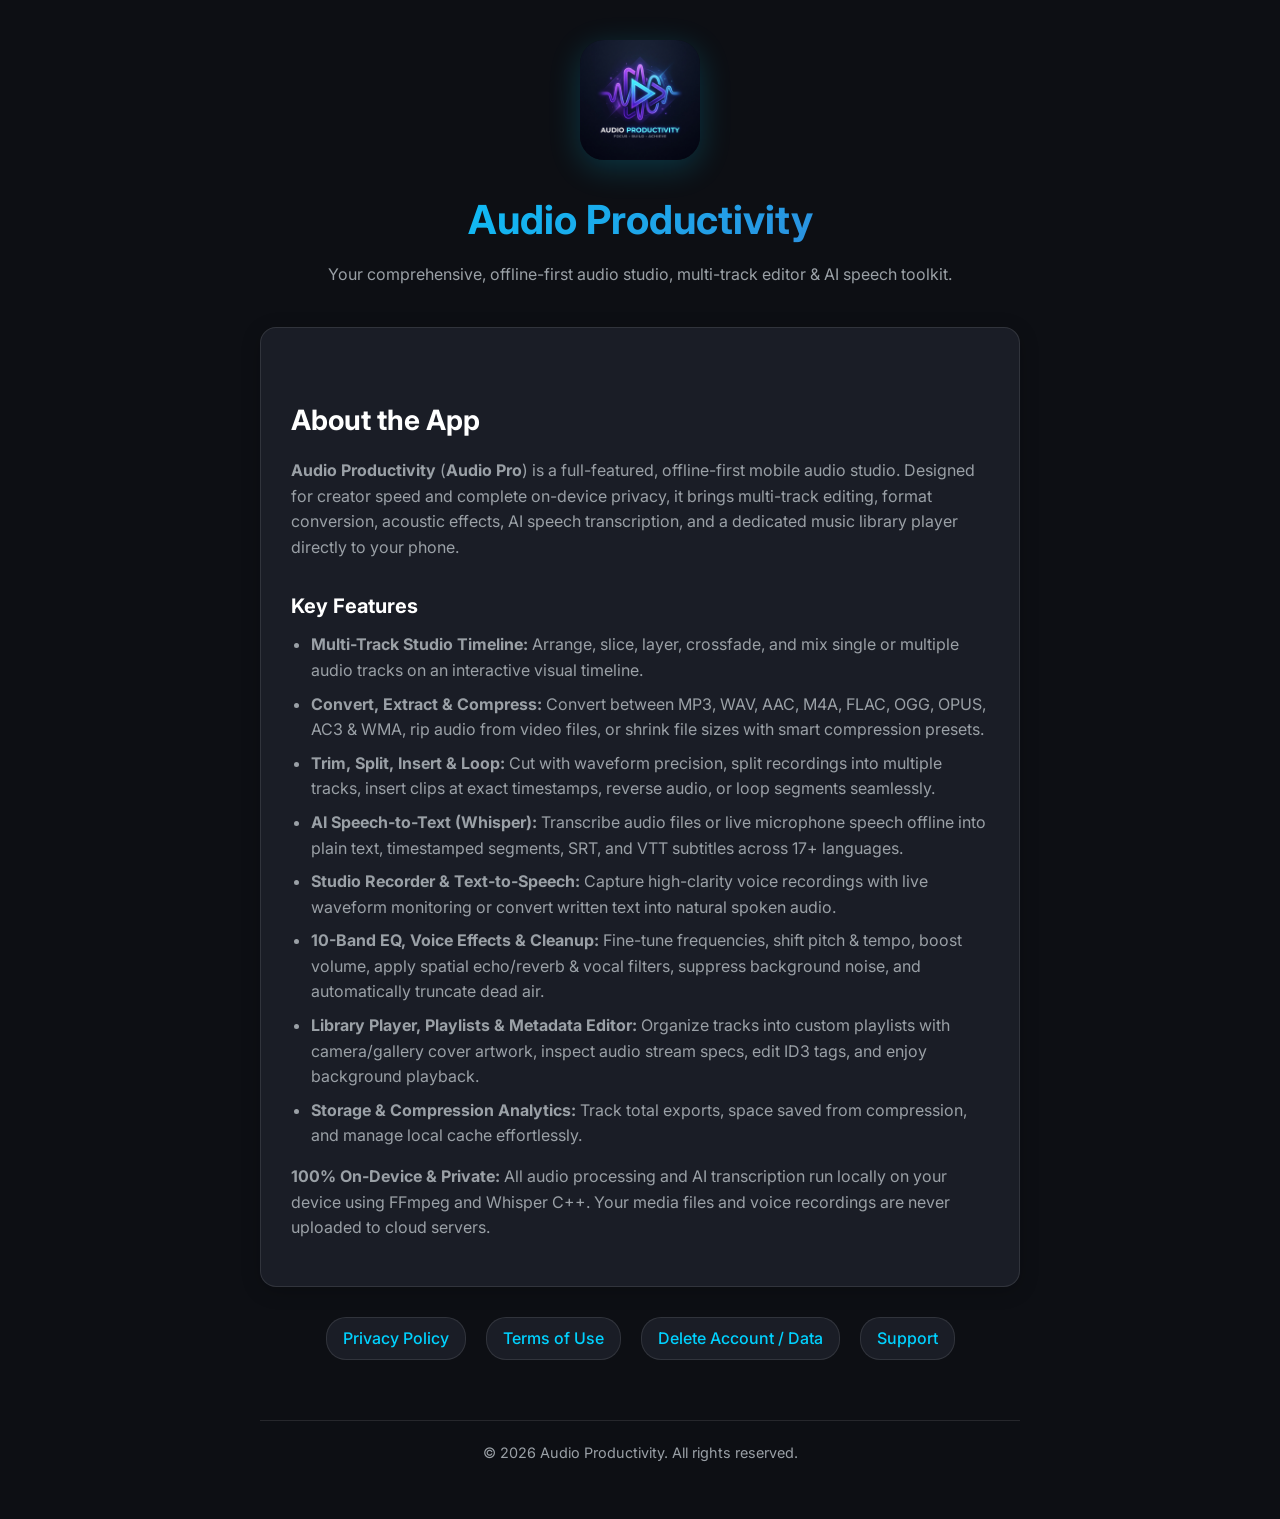
<file: index.html>
<!DOCTYPE html>
<html lang="en">
<head>
  <meta charset="UTF-8">
  <meta name="viewport" content="width=device-width, initial-scale=1.0">
  <title>Audio Productivity (Audio Pro) - Offline Audio Studio &amp; AI Tools</title>
  <link rel="stylesheet" href="css/style.css">
  <link href="https://fonts.googleapis.com/css2?family=Inter:wght@400;500;600;700&display=swap" rel="stylesheet">
</head>
<body>
  <div class="container">
    <header>
      <img src="images/logo.png" alt="Audio Productivity Logo" class="logo">
      <h1>Audio Productivity</h1>
      <p>Your comprehensive, offline-first audio studio, multi-track editor &amp; AI speech toolkit.</p>
    </header>

    <div class="card">
      <h2>About the App</h2>
      <p><strong>Audio Productivity</strong> (<strong>Audio Pro</strong>) is a full-featured, offline-first mobile audio studio. Designed for creator speed and complete on-device privacy, it brings multi-track editing, format conversion, acoustic effects, AI speech transcription, and a dedicated music library player directly to your phone.</p>
      
      <h3>Key Features</h3>
      <ul>
        <li><strong>Multi-Track Studio Timeline:</strong> Arrange, slice, layer, crossfade, and mix single or multiple audio tracks on an interactive visual timeline.</li>
        <li><strong>Convert, Extract &amp; Compress:</strong> Convert between MP3, WAV, AAC, M4A, FLAC, OGG, OPUS, AC3 &amp; WMA, rip audio from video files, or shrink file sizes with smart compression presets.</li>
        <li><strong>Trim, Split, Insert &amp; Loop:</strong> Cut with waveform precision, split recordings into multiple tracks, insert clips at exact timestamps, reverse audio, or loop segments seamlessly.</li>
        <li><strong>AI Speech-to-Text (Whisper):</strong> Transcribe audio files or live microphone speech offline into plain text, timestamped segments, SRT, and VTT subtitles across 17+ languages.</li>
        <li><strong>Studio Recorder &amp; Text-to-Speech:</strong> Capture high-clarity voice recordings with live waveform monitoring or convert written text into natural spoken audio.</li>
        <li><strong>10-Band EQ, Voice Effects &amp; Cleanup:</strong> Fine-tune frequencies, shift pitch &amp; tempo, boost volume, apply spatial echo/reverb &amp; vocal filters, suppress background noise, and automatically truncate dead air.</li>
        <li><strong>Library Player, Playlists &amp; Metadata Editor:</strong> Organize tracks into custom playlists with camera/gallery cover artwork, inspect audio stream specs, edit ID3 tags, and enjoy background playback.</li>
        <li><strong>Storage &amp; Compression Analytics:</strong> Track total exports, space saved from compression, and manage local cache effortlessly.</li>
      </ul>

      <p><strong>100% On-Device &amp; Private:</strong> All audio processing and AI transcription run locally on your device using FFmpeg and Whisper C++. Your media files and voice recordings are never uploaded to cloud servers.</p>
    </div>

    <div class="nav-links">
      <a href="privacy.html">Privacy Policy</a>
      <a href="terms.html">Terms of Use</a>
      <a href="delete-account.html">Delete Account / Data</a>
      <a href="support.html">Support</a>
    </div>

    <footer>
      <p>&copy; 2026 Audio Productivity. All rights reserved.</p>
    </footer>
  </div>
</body>
</html>
</file>
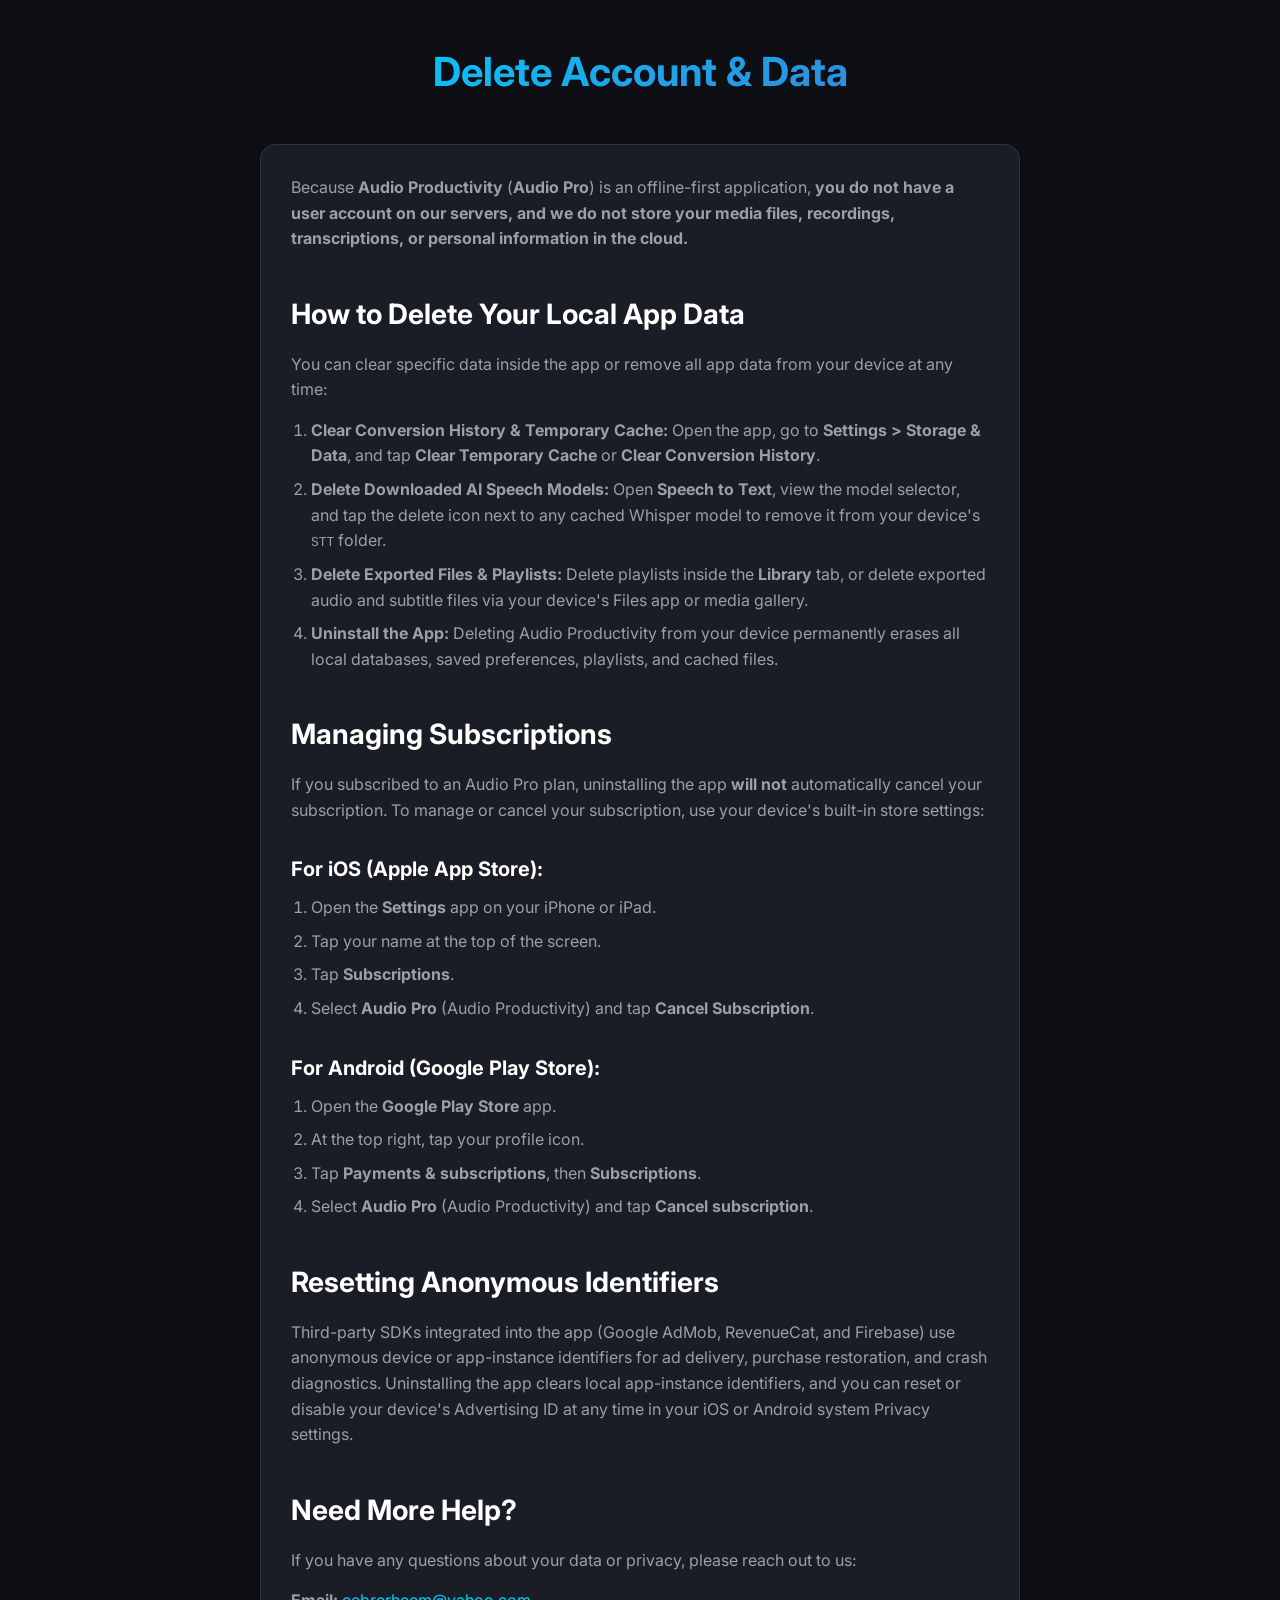
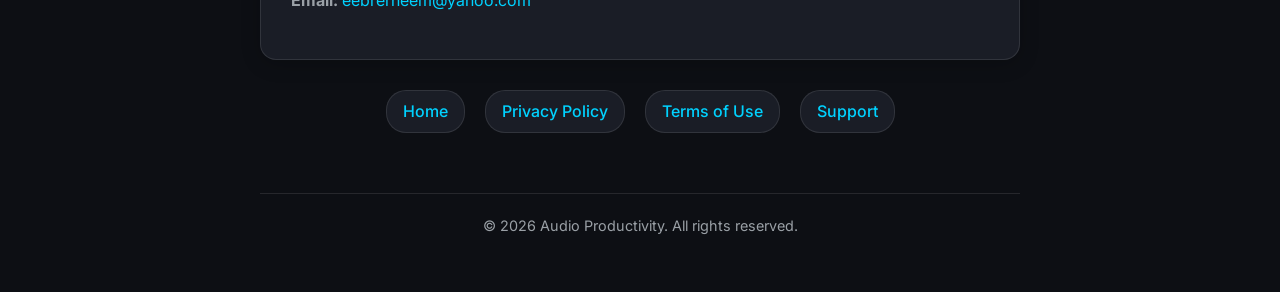
<file: delete-account.html>
<!DOCTYPE html>
<html lang="en">
<head>
  <meta charset="UTF-8">
  <meta name="viewport" content="width=device-width, initial-scale=1.0">
  <title>Delete Account &amp; Data - Audio Productivity (Audio Pro)</title>
  <link rel="stylesheet" href="css/style.css">
  <link href="https://fonts.googleapis.com/css2?family=Inter:wght@400;500;600;700&display=swap" rel="stylesheet">
</head>
<body>
  <div class="container">
    <header>
      <h1>Delete Account &amp; Data</h1>
    </header>

    <div class="card">
      <p>Because <strong>Audio Productivity</strong> (<strong>Audio Pro</strong>) is an offline-first application, <strong>you do not have a user account on our servers, and we do not store your media files, recordings, transcriptions, or personal information in the cloud.</strong></p>

      <h2>How to Delete Your Local App Data</h2>
      <p>You can clear specific data inside the app or remove all app data from your device at any time:</p>
      
      <ol>
        <li><strong>Clear Conversion History &amp; Temporary Cache:</strong> Open the app, go to <strong>Settings &gt; Storage &amp; Data</strong>, and tap <strong>Clear Temporary Cache</strong> or <strong>Clear Conversion History</strong>.</li>
        <li><strong>Delete Downloaded AI Speech Models:</strong> Open <strong>Speech to Text</strong>, view the model selector, and tap the delete icon next to any cached Whisper model to remove it from your device's <code>STT</code> folder.</li>
        <li><strong>Delete Exported Files &amp; Playlists:</strong> Delete playlists inside the <strong>Library</strong> tab, or delete exported audio and subtitle files via your device's Files app or media gallery.</li>
        <li><strong>Uninstall the App:</strong> Deleting Audio Productivity from your device permanently erases all local databases, saved preferences, playlists, and cached files.</li>
      </ol>

      <h2>Managing Subscriptions</h2>
      <p>If you subscribed to an Audio Pro plan, uninstalling the app <strong>will not</strong> automatically cancel your subscription. To manage or cancel your subscription, use your device's built-in store settings:</p>
      
      <h3>For iOS (Apple App Store):</h3>
      <ol>
        <li>Open the <strong>Settings</strong> app on your iPhone or iPad.</li>
        <li>Tap your name at the top of the screen.</li>
        <li>Tap <strong>Subscriptions</strong>.</li>
        <li>Select <strong>Audio Pro</strong> (Audio Productivity) and tap <strong>Cancel Subscription</strong>.</li>
      </ol>

      <h3>For Android (Google Play Store):</h3>
      <ol>
        <li>Open the <strong>Google Play Store</strong> app.</li>
        <li>At the top right, tap your profile icon.</li>
        <li>Tap <strong>Payments &amp; subscriptions</strong>, then <strong>Subscriptions</strong>.</li>
        <li>Select <strong>Audio Pro</strong> (Audio Productivity) and tap <strong>Cancel subscription</strong>.</li>
      </ol>

      <h2>Resetting Anonymous Identifiers</h2>
      <p>Third-party SDKs integrated into the app (Google AdMob, RevenueCat, and Firebase) use anonymous device or app-instance identifiers for ad delivery, purchase restoration, and crash diagnostics. Uninstalling the app clears local app-instance identifiers, and you can reset or disable your device's Advertising ID at any time in your iOS or Android system Privacy settings.</p>

      <h2>Need More Help?</h2>
      <p>If you have any questions about your data or privacy, please reach out to us:</p>
      <p><strong>Email:</strong> <a href="mailto:eebrerheem@yahoo.com">eebrerheem@yahoo.com</a></p>
    </div>

    <div class="nav-links">
      <a href="index.html">Home</a>
      <a href="privacy.html">Privacy Policy</a>
      <a href="terms.html">Terms of Use</a>
      <a href="support.html">Support</a>
    </div>

    <footer>
      <p>&copy; 2026 Audio Productivity. All rights reserved.</p>
    </footer>
  </div>
</body>
</html>
</file>
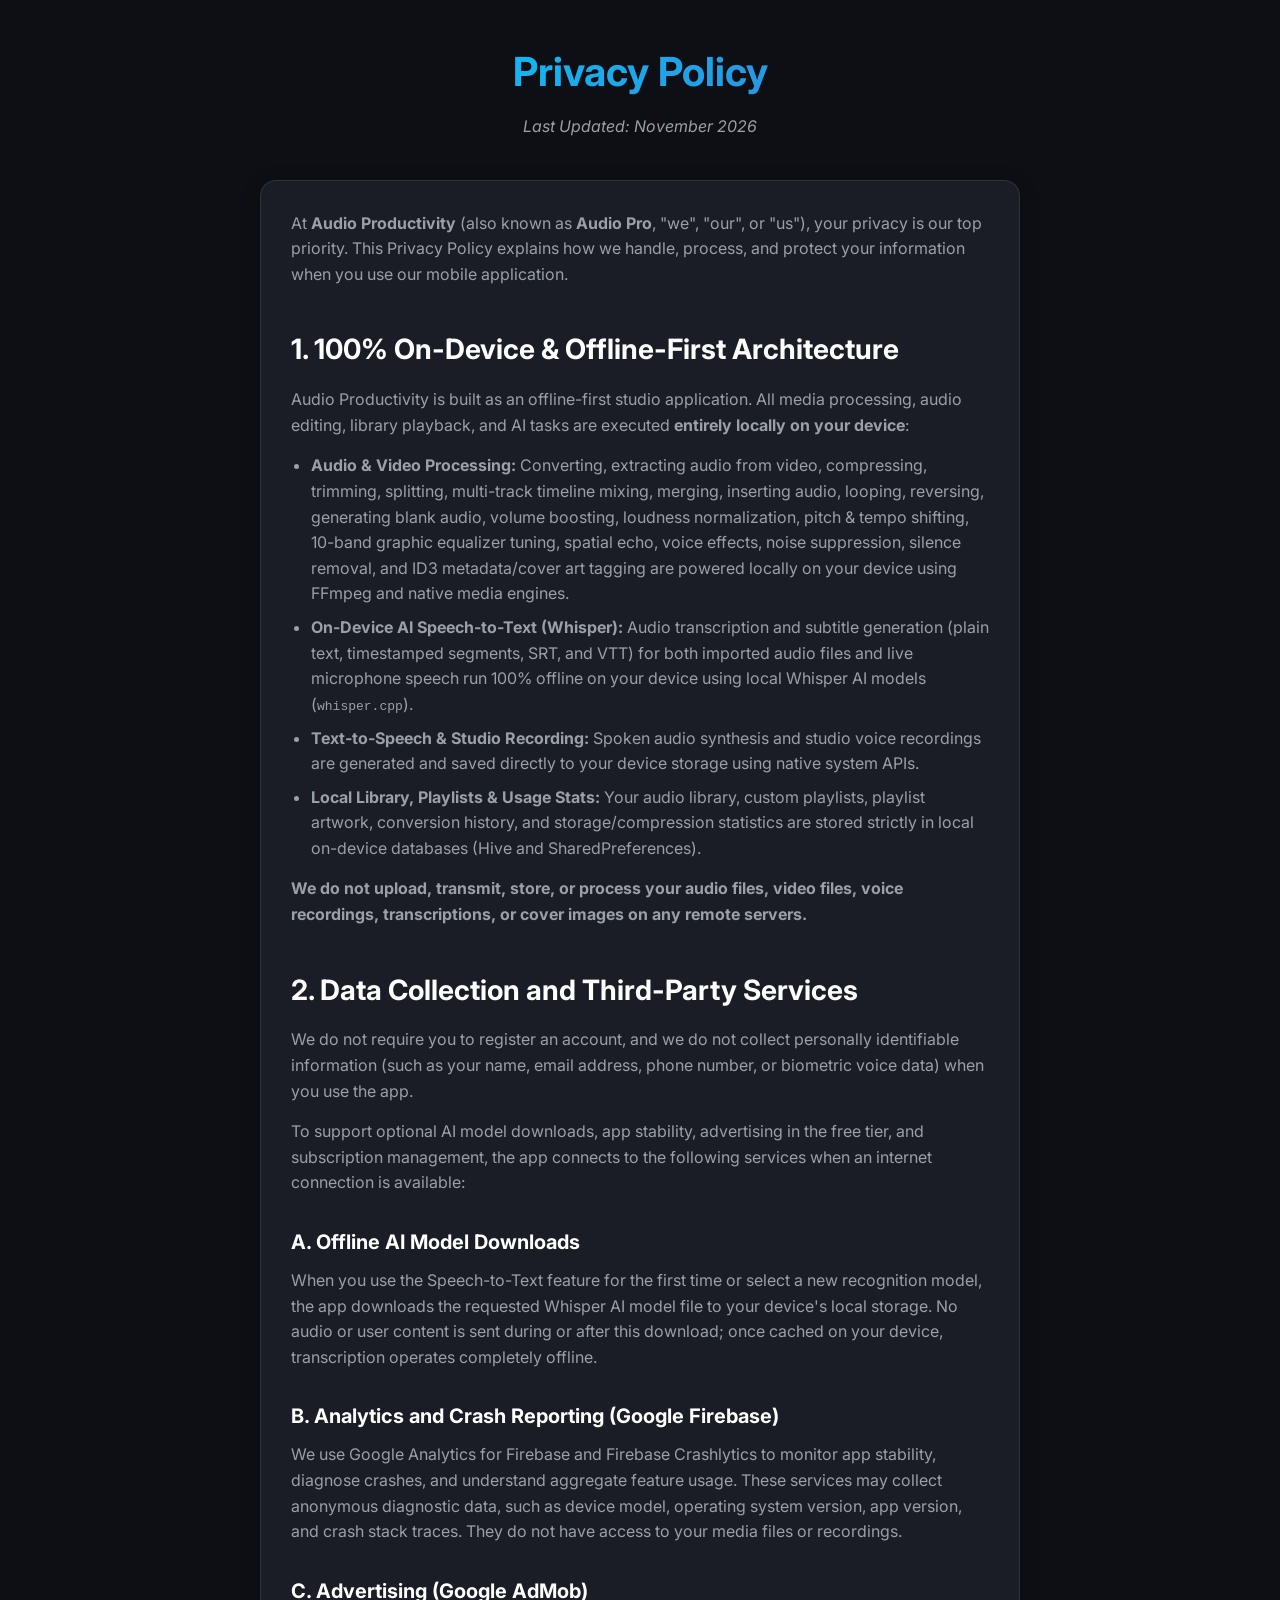
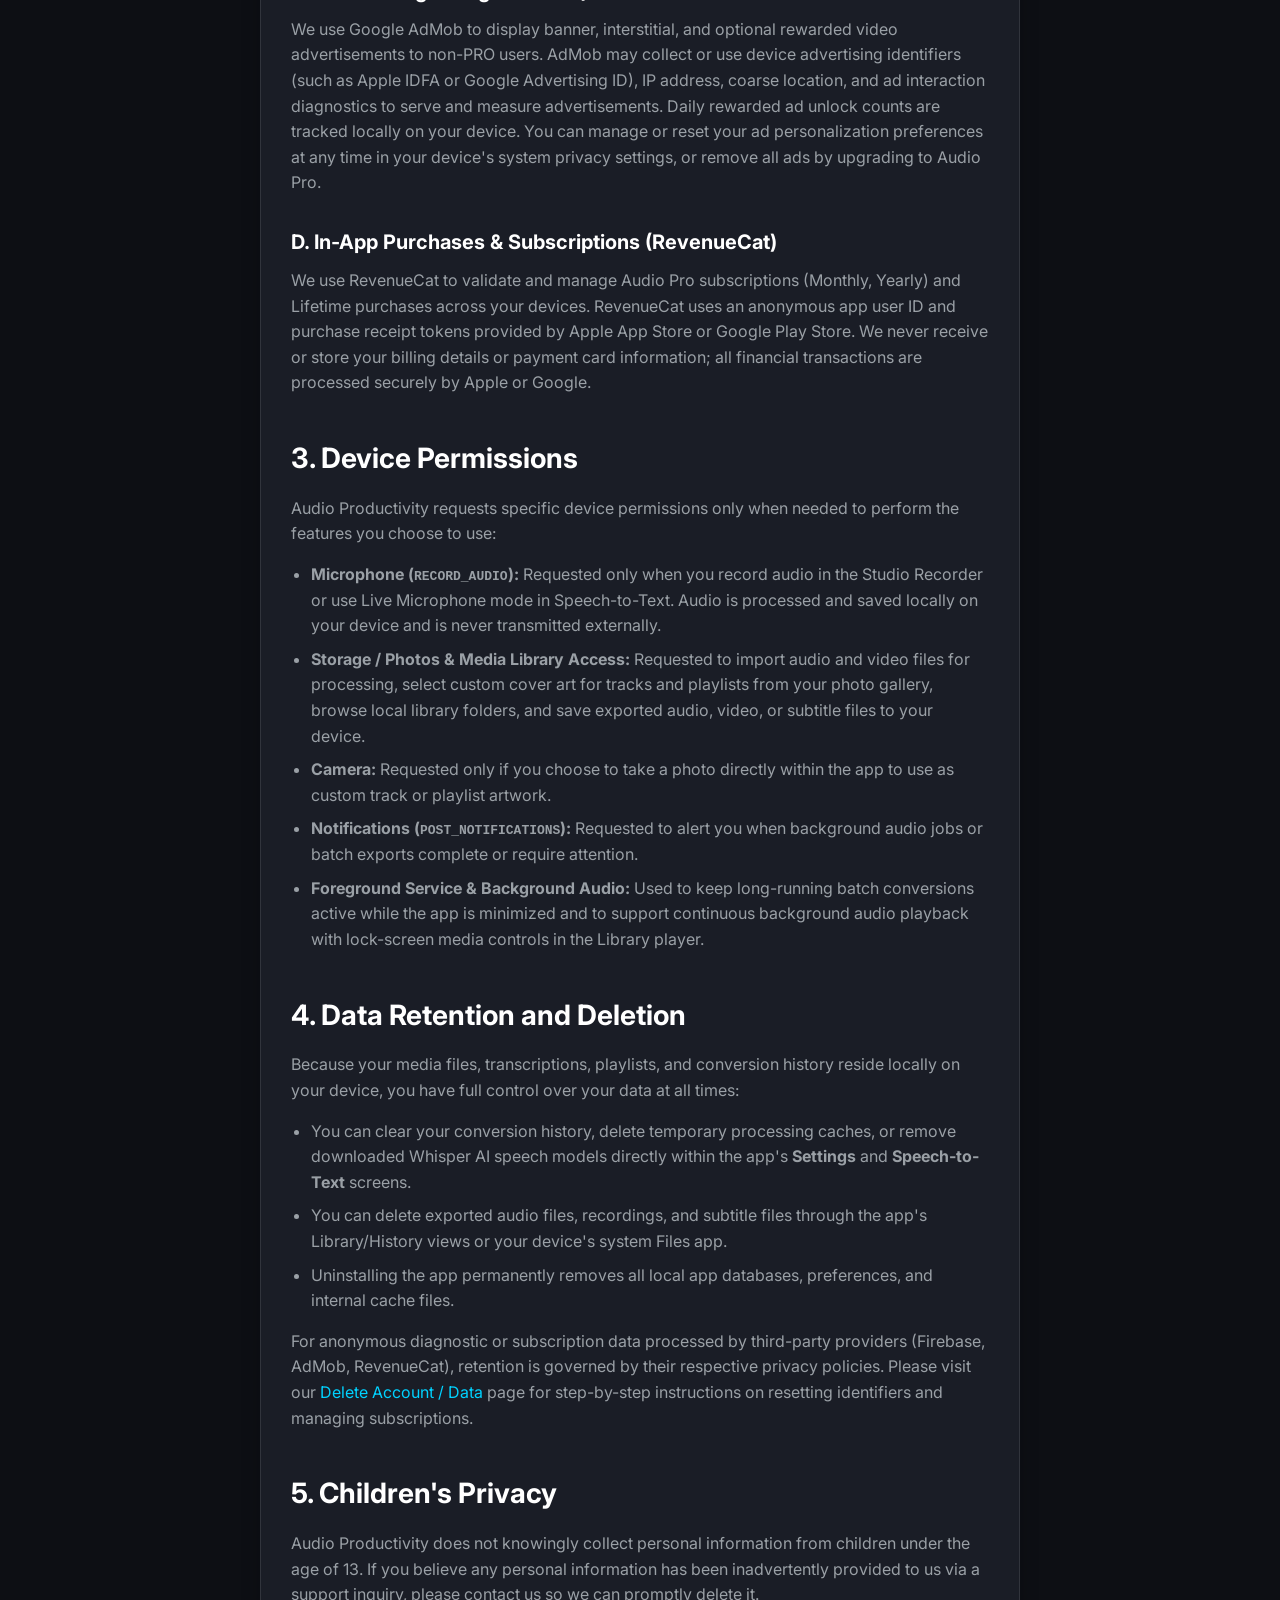
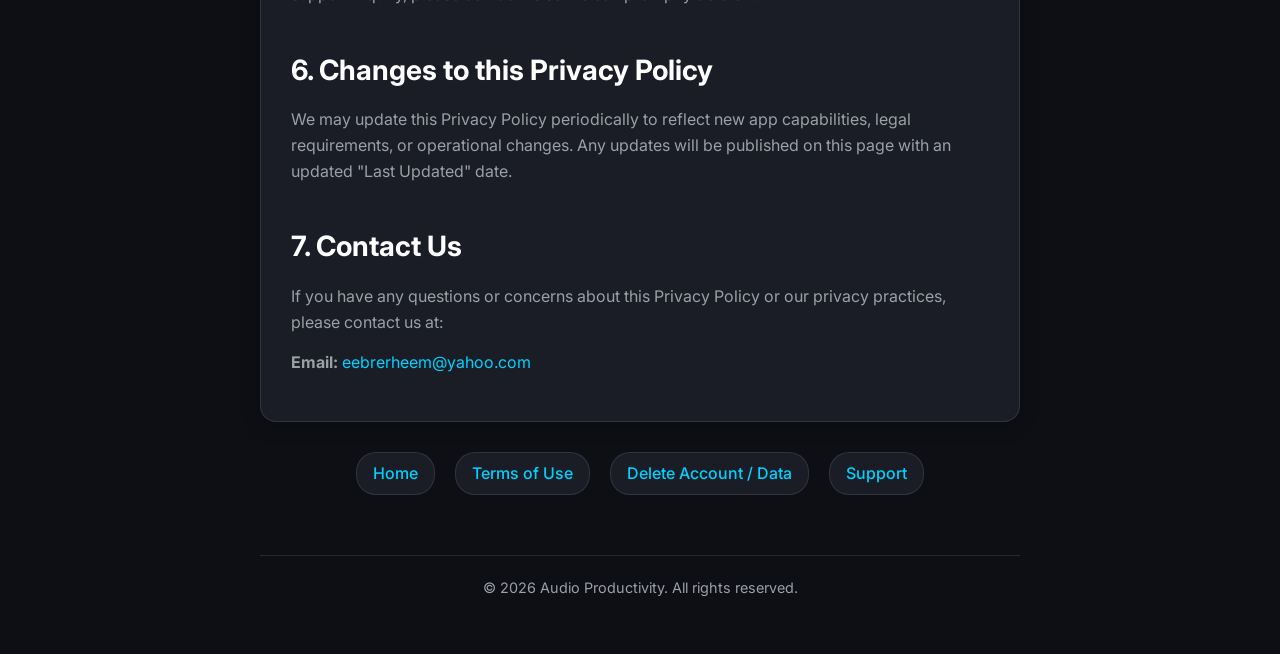
<file: privacy.html>
<!DOCTYPE html>
<html lang="en">
<head>
  <meta charset="UTF-8">
  <meta name="viewport" content="width=device-width, initial-scale=1.0">
  <title>Privacy Policy - Audio Productivity (Audio Pro)</title>
  <link rel="stylesheet" href="css/style.css">
  <link href="https://fonts.googleapis.com/css2?family=Inter:wght@400;500;600;700&display=swap" rel="stylesheet">
</head>
<body>
  <div class="container">
    <header>
      <h1>Privacy Policy</h1>
      <p class="last-updated">Last Updated: November 2026</p>
    </header>

    <div class="card">
      <p>At <strong>Audio Productivity</strong> (also known as <strong>Audio Pro</strong>, "we", "our", or "us"), your privacy is our top priority. This Privacy Policy explains how we handle, process, and protect your information when you use our mobile application.</p>

      <h2>1. 100% On-Device &amp; Offline-First Architecture</h2>
      <p>Audio Productivity is built as an offline-first studio application. All media processing, audio editing, library playback, and AI tasks are executed <strong>entirely locally on your device</strong>:</p>
      <ul>
        <li><strong>Audio &amp; Video Processing:</strong> Converting, extracting audio from video, compressing, trimming, splitting, multi-track timeline mixing, merging, inserting audio, looping, reversing, generating blank audio, volume boosting, loudness normalization, pitch &amp; tempo shifting, 10-band graphic equalizer tuning, spatial echo, voice effects, noise suppression, silence removal, and ID3 metadata/cover art tagging are powered locally on your device using FFmpeg and native media engines.</li>
        <li><strong>On-Device AI Speech-to-Text (Whisper):</strong> Audio transcription and subtitle generation (plain text, timestamped segments, SRT, and VTT) for both imported audio files and live microphone speech run 100% offline on your device using local Whisper AI models (<code>whisper.cpp</code>).</li>
        <li><strong>Text-to-Speech &amp; Studio Recording:</strong> Spoken audio synthesis and studio voice recordings are generated and saved directly to your device storage using native system APIs.</li>
        <li><strong>Local Library, Playlists &amp; Usage Stats:</strong> Your audio library, custom playlists, playlist artwork, conversion history, and storage/compression statistics are stored strictly in local on-device databases (Hive and SharedPreferences).</li>
      </ul>
      <p><strong>We do not upload, transmit, store, or process your audio files, video files, voice recordings, transcriptions, or cover images on any remote servers.</strong></p>

      <h2>2. Data Collection and Third-Party Services</h2>
      <p>We do not require you to register an account, and we do not collect personally identifiable information (such as your name, email address, phone number, or biometric voice data) when you use the app.</p>
      
      <p>To support optional AI model downloads, app stability, advertising in the free tier, and subscription management, the app connects to the following services when an internet connection is available:</p>

      <h3>A. Offline AI Model Downloads</h3>
      <p>When you use the Speech-to-Text feature for the first time or select a new recognition model, the app downloads the requested Whisper AI model file to your device's local storage. No audio or user content is sent during or after this download; once cached on your device, transcription operates completely offline.</p>

      <h3>B. Analytics and Crash Reporting (Google Firebase)</h3>
      <p>We use Google Analytics for Firebase and Firebase Crashlytics to monitor app stability, diagnose crashes, and understand aggregate feature usage. These services may collect anonymous diagnostic data, such as device model, operating system version, app version, and crash stack traces. They do not have access to your media files or recordings.</p>

      <h3>C. Advertising (Google AdMob)</h3>
      <p>We use Google AdMob to display banner, interstitial, and optional rewarded video advertisements to non-PRO users. AdMob may collect or use device advertising identifiers (such as Apple IDFA or Google Advertising ID), IP address, coarse location, and ad interaction diagnostics to serve and measure advertisements. Daily rewarded ad unlock counts are tracked locally on your device. You can manage or reset your ad personalization preferences at any time in your device's system privacy settings, or remove all ads by upgrading to Audio Pro.</p>

      <h3>D. In-App Purchases &amp; Subscriptions (RevenueCat)</h3>
      <p>We use RevenueCat to validate and manage Audio Pro subscriptions (Monthly, Yearly) and Lifetime purchases across your devices. RevenueCat uses an anonymous app user ID and purchase receipt tokens provided by Apple App Store or Google Play Store. We never receive or store your billing details or payment card information; all financial transactions are processed securely by Apple or Google.</p>

      <h2>3. Device Permissions</h2>
      <p>Audio Productivity requests specific device permissions only when needed to perform the features you choose to use:</p>
      <ul>
        <li><strong>Microphone (<code>RECORD_AUDIO</code>):</strong> Requested only when you record audio in the Studio Recorder or use Live Microphone mode in Speech-to-Text. Audio is processed and saved locally on your device and is never transmitted externally.</li>
        <li><strong>Storage / Photos &amp; Media Library Access:</strong> Requested to import audio and video files for processing, select custom cover art for tracks and playlists from your photo gallery, browse local library folders, and save exported audio, video, or subtitle files to your device.</li>
        <li><strong>Camera:</strong> Requested only if you choose to take a photo directly within the app to use as custom track or playlist artwork.</li>
        <li><strong>Notifications (<code>POST_NOTIFICATIONS</code>):</strong> Requested to alert you when background audio jobs or batch exports complete or require attention.</li>
        <li><strong>Foreground Service &amp; Background Audio:</strong> Used to keep long-running batch conversions active while the app is minimized and to support continuous background audio playback with lock-screen media controls in the Library player.</li>
      </ul>

      <h2>4. Data Retention and Deletion</h2>
      <p>Because your media files, transcriptions, playlists, and conversion history reside locally on your device, you have full control over your data at all times:</p>
      <ul>
        <li>You can clear your conversion history, delete temporary processing caches, or remove downloaded Whisper AI speech models directly within the app's <strong>Settings</strong> and <strong>Speech-to-Text</strong> screens.</li>
        <li>You can delete exported audio files, recordings, and subtitle files through the app's Library/History views or your device's system Files app.</li>
        <li>Uninstalling the app permanently removes all local app databases, preferences, and internal cache files.</li>
      </ul>
      <p>For anonymous diagnostic or subscription data processed by third-party providers (Firebase, AdMob, RevenueCat), retention is governed by their respective privacy policies. Please visit our <a href="delete-account.html">Delete Account / Data</a> page for step-by-step instructions on resetting identifiers and managing subscriptions.</p>

      <h2>5. Children's Privacy</h2>
      <p>Audio Productivity does not knowingly collect personal information from children under the age of 13. If you believe any personal information has been inadvertently provided to us via a support inquiry, please contact us so we can promptly delete it.</p>

      <h2>6. Changes to this Privacy Policy</h2>
      <p>We may update this Privacy Policy periodically to reflect new app capabilities, legal requirements, or operational changes. Any updates will be published on this page with an updated "Last Updated" date.</p>

      <h2>7. Contact Us</h2>
      <p>If you have any questions or concerns about this Privacy Policy or our privacy practices, please contact us at:</p>
      <p><strong>Email:</strong> <a href="mailto:eebrerheem@yahoo.com">eebrerheem@yahoo.com</a></p>
    </div>

    <div class="nav-links">
      <a href="index.html">Home</a>
      <a href="terms.html">Terms of Use</a>
      <a href="delete-account.html">Delete Account / Data</a>
      <a href="support.html">Support</a>
    </div>

    <footer>
      <p>&copy; 2026 Audio Productivity. All rights reserved.</p>
    </footer>
  </div>
</body>
</html>
</file>
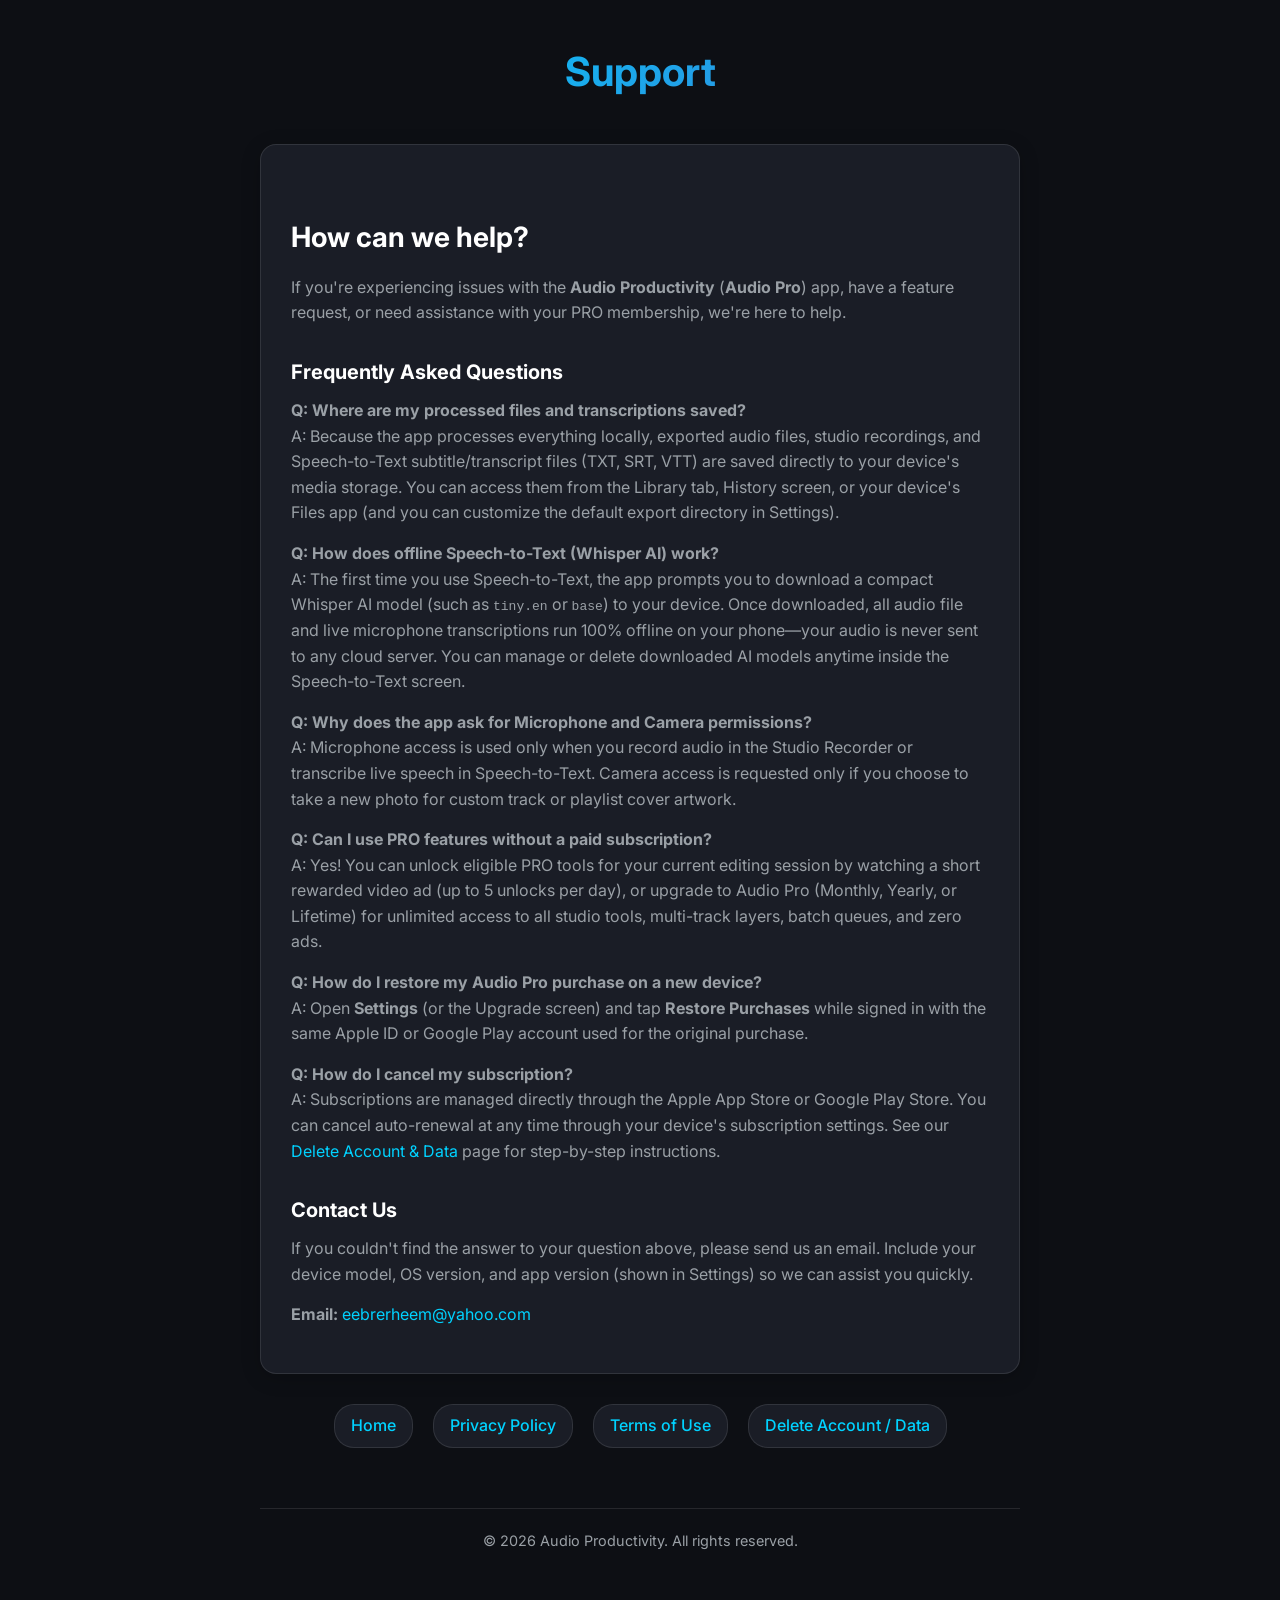
<file: support.html>
<!DOCTYPE html>
<html lang="en">
<head>
  <meta charset="UTF-8">
  <meta name="viewport" content="width=device-width, initial-scale=1.0">
  <title>Support - Audio Productivity (Audio Pro)</title>
  <link rel="stylesheet" href="css/style.css">
  <link href="https://fonts.googleapis.com/css2?family=Inter:wght@400;500;600;700&display=swap" rel="stylesheet">
</head>
<body>
  <div class="container">
    <header>
      <h1>Support</h1>
    </header>

    <div class="card">
      <h2>How can we help?</h2>
      <p>If you're experiencing issues with the <strong>Audio Productivity</strong> (<strong>Audio Pro</strong>) app, have a feature request, or need assistance with your PRO membership, we're here to help.</p>
      
      <h3>Frequently Asked Questions</h3>
      
      <p><strong>Q: Where are my processed files and transcriptions saved?</strong><br>
      A: Because the app processes everything locally, exported audio files, studio recordings, and Speech-to-Text subtitle/transcript files (TXT, SRT, VTT) are saved directly to your device's media storage. You can access them from the Library tab, History screen, or your device's Files app (and you can customize the default export directory in Settings).</p>

      <p><strong>Q: How does offline Speech-to-Text (Whisper AI) work?</strong><br>
      A: The first time you use Speech-to-Text, the app prompts you to download a compact Whisper AI model (such as <code>tiny.en</code> or <code>base</code>) to your device. Once downloaded, all audio file and live microphone transcriptions run 100% offline on your phone—your audio is never sent to any cloud server. You can manage or delete downloaded AI models anytime inside the Speech-to-Text screen.</p>

      <p><strong>Q: Why does the app ask for Microphone and Camera permissions?</strong><br>
      A: Microphone access is used only when you record audio in the Studio Recorder or transcribe live speech in Speech-to-Text. Camera access is requested only if you choose to take a new photo for custom track or playlist cover artwork.</p>

      <p><strong>Q: Can I use PRO features without a paid subscription?</strong><br>
      A: Yes! You can unlock eligible PRO tools for your current editing session by watching a short rewarded video ad (up to 5 unlocks per day), or upgrade to Audio Pro (Monthly, Yearly, or Lifetime) for unlimited access to all studio tools, multi-track layers, batch queues, and zero ads.</p>

      <p><strong>Q: How do I restore my Audio Pro purchase on a new device?</strong><br>
      A: Open <strong>Settings</strong> (or the Upgrade screen) and tap <strong>Restore Purchases</strong> while signed in with the same Apple ID or Google Play account used for the original purchase.</p>

      <p><strong>Q: How do I cancel my subscription?</strong><br>
      A: Subscriptions are managed directly through the Apple App Store or Google Play Store. You can cancel auto-renewal at any time through your device's subscription settings. See our <a href="delete-account.html">Delete Account &amp; Data</a> page for step-by-step instructions.</p>

      <h3>Contact Us</h3>
      <p>If you couldn't find the answer to your question above, please send us an email. Include your device model, OS version, and app version (shown in Settings) so we can assist you quickly.</p>
      <p><strong>Email:</strong> <a href="mailto:eebrerheem@yahoo.com">eebrerheem@yahoo.com</a></p>
    </div>

    <div class="nav-links">
      <a href="index.html">Home</a>
      <a href="privacy.html">Privacy Policy</a>
      <a href="terms.html">Terms of Use</a>
      <a href="delete-account.html">Delete Account / Data</a>
    </div>

    <footer>
      <p>&copy; 2026 Audio Productivity. All rights reserved.</p>
    </footer>
  </div>
</body>
</html>
</file>
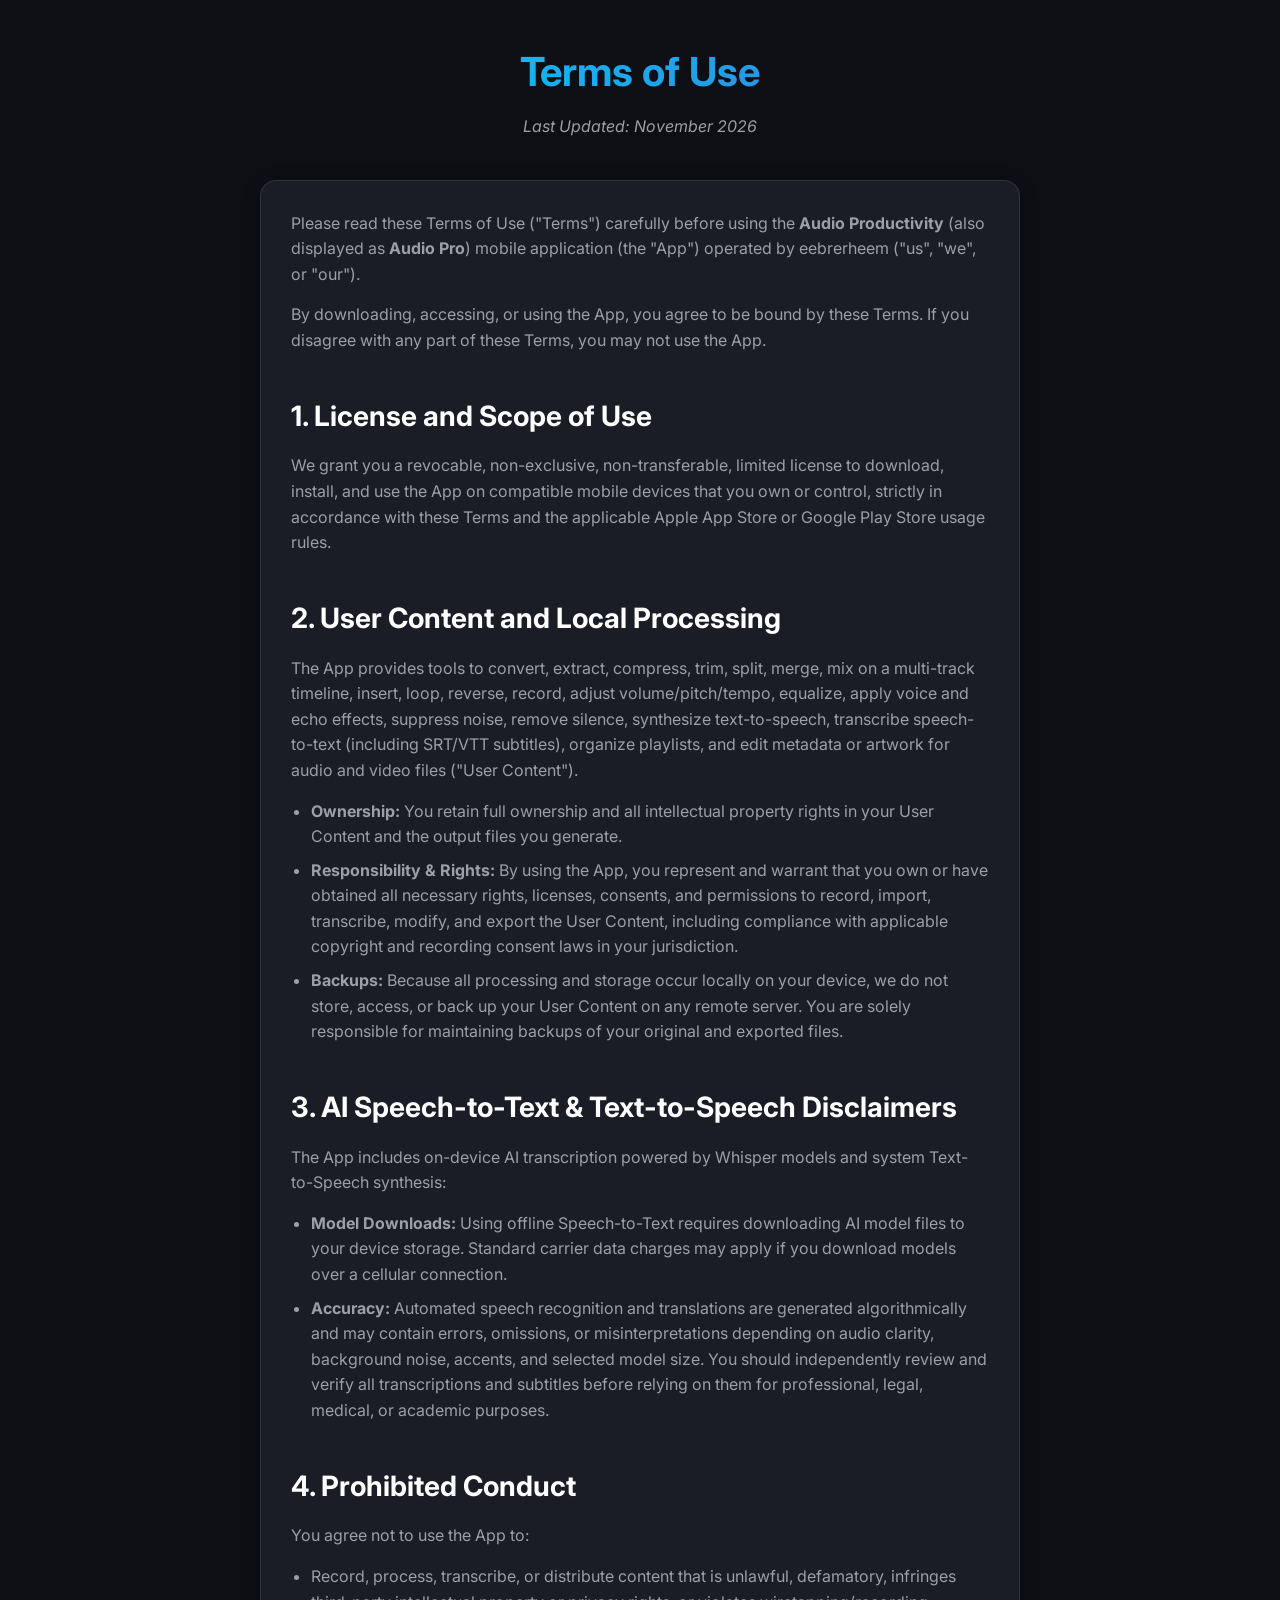
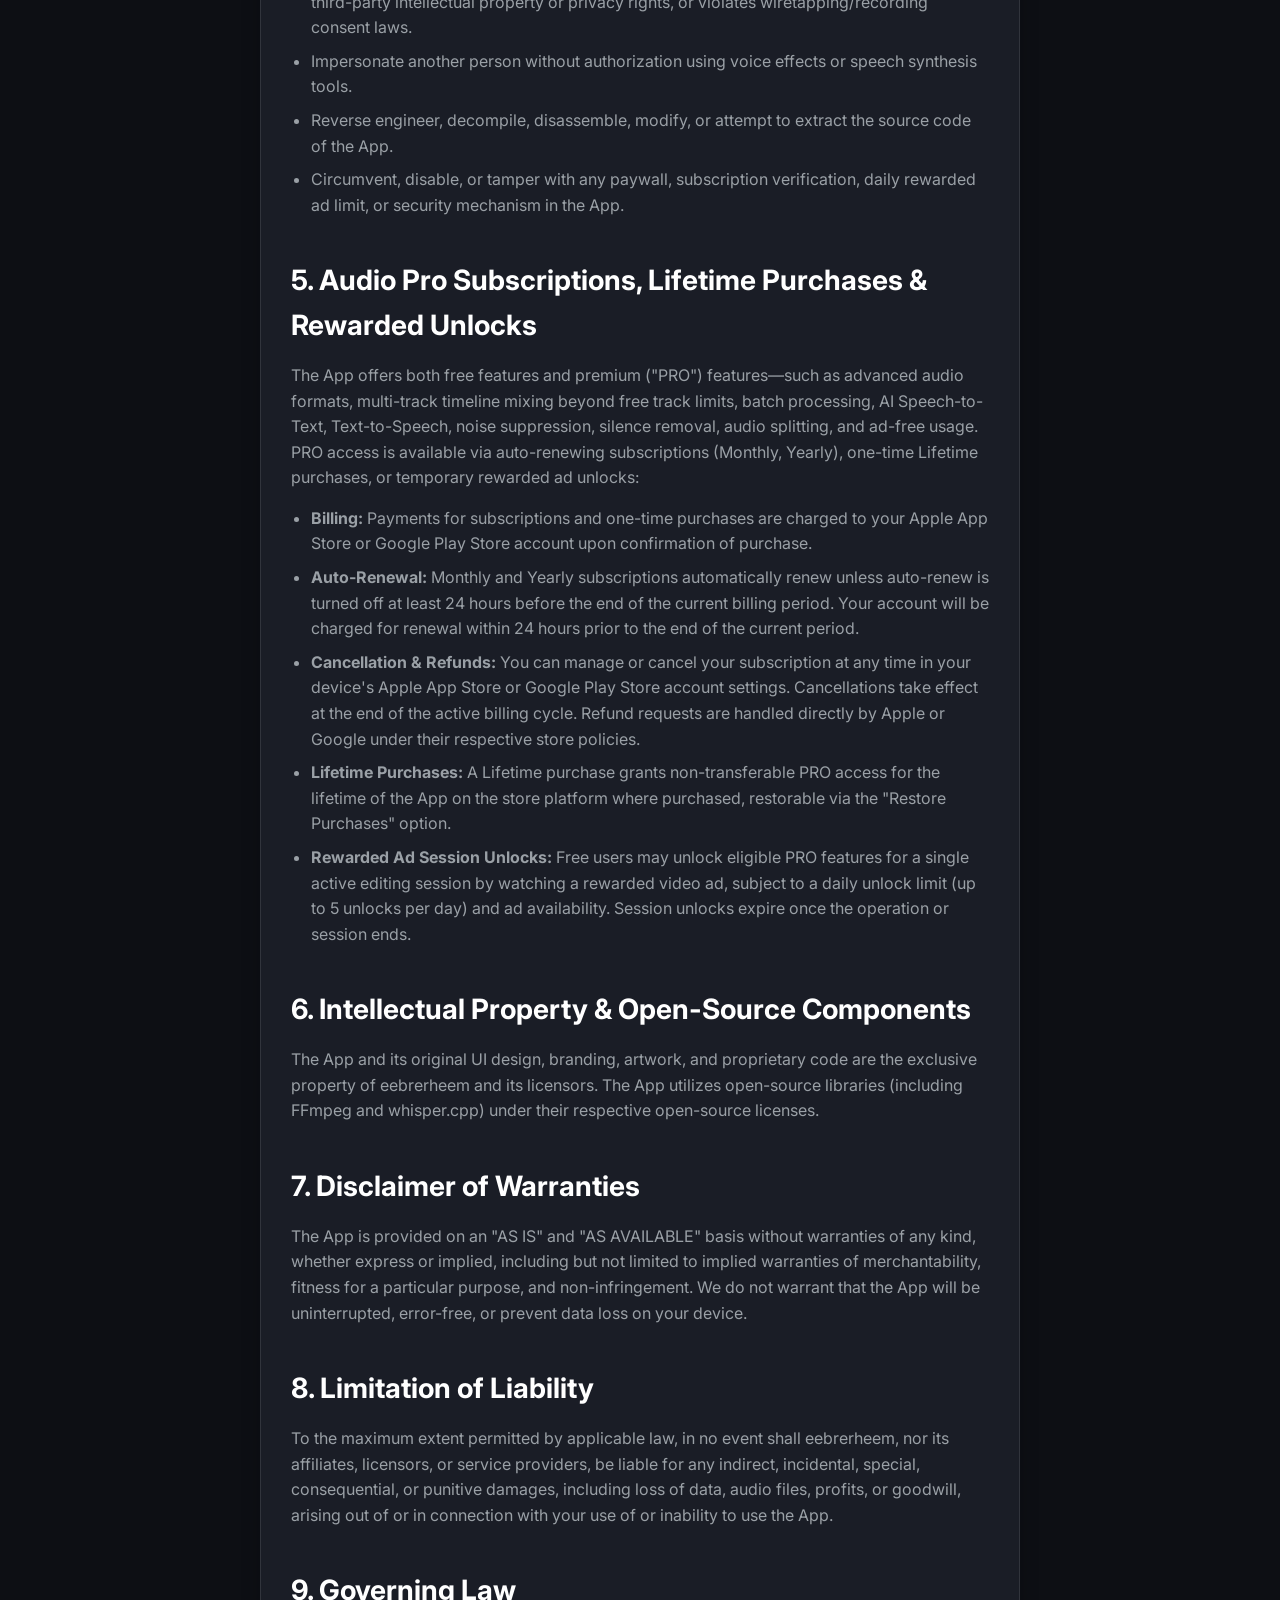
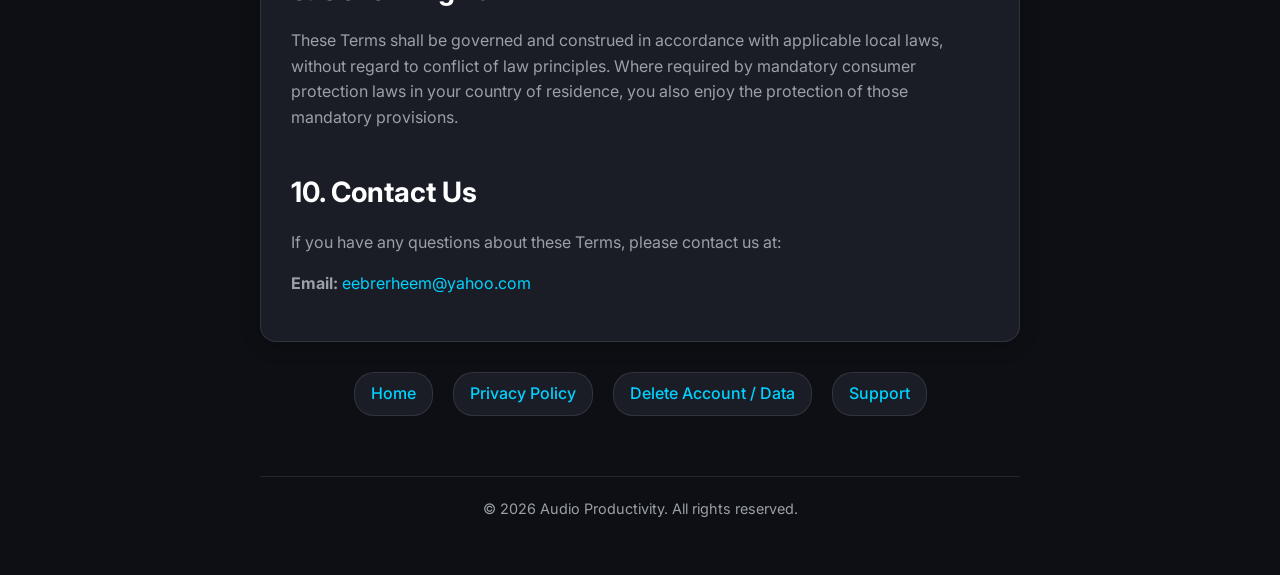
<file: terms.html>
<!DOCTYPE html>
<html lang="en">
<head>
  <meta charset="UTF-8">
  <meta name="viewport" content="width=device-width, initial-scale=1.0">
  <title>Terms of Use - Audio Productivity (Audio Pro)</title>
  <link rel="stylesheet" href="css/style.css">
  <link href="https://fonts.googleapis.com/css2?family=Inter:wght@400;500;600;700&display=swap" rel="stylesheet">
</head>
<body>
  <div class="container">
    <header>
      <h1>Terms of Use</h1>
      <p class="last-updated">Last Updated: November 2026</p>
    </header>

    <div class="card">
      <p>Please read these Terms of Use ("Terms") carefully before using the <strong>Audio Productivity</strong> (also displayed as <strong>Audio Pro</strong>) mobile application (the "App") operated by eebrerheem ("us", "we", or "our").</p>
      
      <p>By downloading, accessing, or using the App, you agree to be bound by these Terms. If you disagree with any part of these Terms, you may not use the App.</p>

      <h2>1. License and Scope of Use</h2>
      <p>We grant you a revocable, non-exclusive, non-transferable, limited license to download, install, and use the App on compatible mobile devices that you own or control, strictly in accordance with these Terms and the applicable Apple App Store or Google Play Store usage rules.</p>

      <h2>2. User Content and Local Processing</h2>
      <p>The App provides tools to convert, extract, compress, trim, split, merge, mix on a multi-track timeline, insert, loop, reverse, record, adjust volume/pitch/tempo, equalize, apply voice and echo effects, suppress noise, remove silence, synthesize text-to-speech, transcribe speech-to-text (including SRT/VTT subtitles), organize playlists, and edit metadata or artwork for audio and video files ("User Content").</p>
      <ul>
        <li><strong>Ownership:</strong> You retain full ownership and all intellectual property rights in your User Content and the output files you generate.</li>
        <li><strong>Responsibility &amp; Rights:</strong> By using the App, you represent and warrant that you own or have obtained all necessary rights, licenses, consents, and permissions to record, import, transcribe, modify, and export the User Content, including compliance with applicable copyright and recording consent laws in your jurisdiction.</li>
        <li><strong>Backups:</strong> Because all processing and storage occur locally on your device, we do not store, access, or back up your User Content on any remote server. You are solely responsible for maintaining backups of your original and exported files.</li>
      </ul>

      <h2>3. AI Speech-to-Text &amp; Text-to-Speech Disclaimers</h2>
      <p>The App includes on-device AI transcription powered by Whisper models and system Text-to-Speech synthesis:</p>
      <ul>
        <li><strong>Model Downloads:</strong> Using offline Speech-to-Text requires downloading AI model files to your device storage. Standard carrier data charges may apply if you download models over a cellular connection.</li>
        <li><strong>Accuracy:</strong> Automated speech recognition and translations are generated algorithmically and may contain errors, omissions, or misinterpretations depending on audio clarity, background noise, accents, and selected model size. You should independently review and verify all transcriptions and subtitles before relying on them for professional, legal, medical, or academic purposes.</li>
      </ul>

      <h2>4. Prohibited Conduct</h2>
      <p>You agree not to use the App to:</p>
      <ul>
        <li>Record, process, transcribe, or distribute content that is unlawful, defamatory, infringes third-party intellectual property or privacy rights, or violates wiretapping/recording consent laws.</li>
        <li>Impersonate another person without authorization using voice effects or speech synthesis tools.</li>
        <li>Reverse engineer, decompile, disassemble, modify, or attempt to extract the source code of the App.</li>
        <li>Circumvent, disable, or tamper with any paywall, subscription verification, daily rewarded ad limit, or security mechanism in the App.</li>
      </ul>

      <h2>5. Audio Pro Subscriptions, Lifetime Purchases &amp; Rewarded Unlocks</h2>
      <p>The App offers both free features and premium ("PRO") features—such as advanced audio formats, multi-track timeline mixing beyond free track limits, batch processing, AI Speech-to-Text, Text-to-Speech, noise suppression, silence removal, audio splitting, and ad-free usage. PRO access is available via auto-renewing subscriptions (Monthly, Yearly), one-time Lifetime purchases, or temporary rewarded ad unlocks:</p>
      <ul>
        <li><strong>Billing:</strong> Payments for subscriptions and one-time purchases are charged to your Apple App Store or Google Play Store account upon confirmation of purchase.</li>
        <li><strong>Auto-Renewal:</strong> Monthly and Yearly subscriptions automatically renew unless auto-renew is turned off at least 24 hours before the end of the current billing period. Your account will be charged for renewal within 24 hours prior to the end of the current period.</li>
        <li><strong>Cancellation &amp; Refunds:</strong> You can manage or cancel your subscription at any time in your device's Apple App Store or Google Play Store account settings. Cancellations take effect at the end of the active billing cycle. Refund requests are handled directly by Apple or Google under their respective store policies.</li>
        <li><strong>Lifetime Purchases:</strong> A Lifetime purchase grants non-transferable PRO access for the lifetime of the App on the store platform where purchased, restorable via the "Restore Purchases" option.</li>
        <li><strong>Rewarded Ad Session Unlocks:</strong> Free users may unlock eligible PRO features for a single active editing session by watching a rewarded video ad, subject to a daily unlock limit (up to 5 unlocks per day) and ad availability. Session unlocks expire once the operation or session ends.</li>
      </ul>

      <h2>6. Intellectual Property &amp; Open-Source Components</h2>
      <p>The App and its original UI design, branding, artwork, and proprietary code are the exclusive property of eebrerheem and its licensors. The App utilizes open-source libraries (including FFmpeg and whisper.cpp) under their respective open-source licenses.</p>

      <h2>7. Disclaimer of Warranties</h2>
      <p>The App is provided on an "AS IS" and "AS AVAILABLE" basis without warranties of any kind, whether express or implied, including but not limited to implied warranties of merchantability, fitness for a particular purpose, and non-infringement. We do not warrant that the App will be uninterrupted, error-free, or prevent data loss on your device.</p>

      <h2>8. Limitation of Liability</h2>
      <p>To the maximum extent permitted by applicable law, in no event shall eebrerheem, nor its affiliates, licensors, or service providers, be liable for any indirect, incidental, special, consequential, or punitive damages, including loss of data, audio files, profits, or goodwill, arising out of or in connection with your use of or inability to use the App.</p>

      <h2>9. Governing Law</h2>
      <p>These Terms shall be governed and construed in accordance with applicable local laws, without regard to conflict of law principles. Where required by mandatory consumer protection laws in your country of residence, you also enjoy the protection of those mandatory provisions.</p>

      <h2>10. Contact Us</h2>
      <p>If you have any questions about these Terms, please contact us at:</p>
      <p><strong>Email:</strong> <a href="mailto:eebrerheem@yahoo.com">eebrerheem@yahoo.com</a></p>
    </div>

    <div class="nav-links">
      <a href="index.html">Home</a>
      <a href="privacy.html">Privacy Policy</a>
      <a href="delete-account.html">Delete Account / Data</a>
      <a href="support.html">Support</a>
    </div>

    <footer>
      <p>&copy; 2026 Audio Productivity. All rights reserved.</p>
    </footer>
  </div>
</body>
</html>
</file>
<file: css/style.css>
:root {
  --bg-color: #0d0f14;
  --surface-color: #1a1d26;
  --primary-color: #00d2ff;
  --text-primary: #ffffff;
  --text-secondary: #9aa0a6;
  --border-color: rgba(255, 255, 255, 0.1);
  --font-family: 'Inter', -apple-system, BlinkMacSystemFont, "Segoe UI", Roboto, Helvetica, Arial, sans-serif;
}

* {
  box-sizing: border-box;
  margin: 0;
  padding: 0;
}

body {
  background-color: var(--bg-color);
  color: var(--text-primary);
  font-family: var(--font-family);
  line-height: 1.6;
  -webkit-font-smoothing: antialiased;
}

.container {
  max-width: 800px;
  margin: 0 auto;
  padding: 40px 20px;
}

header {
  text-align: center;
  margin-bottom: 40px;
}

.logo {
  width: 120px;
  height: 120px;
  border-radius: 24px;
  margin-bottom: 20px;
  box-shadow: 0 8px 32px rgba(0, 210, 255, 0.2);
}

h1 {
  font-size: 2.5rem;
  margin-bottom: 10px;
  background: linear-gradient(135deg, #00d2ff 0%, #3a7bd5 100%);
  -webkit-background-clip: text;
  -webkit-text-fill-color: transparent;
}

h2 {
  font-size: 1.75rem;
  margin-top: 40px;
  margin-bottom: 15px;
  color: var(--text-primary);
}

h3 {
  font-size: 1.25rem;
  margin-top: 30px;
  margin-bottom: 10px;
  color: var(--text-primary);
}

p {
  color: var(--text-secondary);
  margin-bottom: 15px;
}

ul, ol {
  color: var(--text-secondary);
  margin-bottom: 15px;
  padding-left: 20px;
}

li {
  margin-bottom: 8px;
}

a {
  color: var(--primary-color);
  text-decoration: none;
  transition: color 0.2s;
}

a:hover {
  text-decoration: underline;
  color: #55e0ff;
}

.card {
  background-color: var(--surface-color);
  border: 1px solid var(--border-color);
  border-radius: 16px;
  padding: 30px;
  margin-bottom: 30px;
  box-shadow: 0 4px 20px rgba(0, 0, 0, 0.2);
}

.nav-links {
  display: flex;
  justify-content: center;
  gap: 20px;
  flex-wrap: wrap;
  margin-top: 30px;
  margin-bottom: 40px;
}

.nav-links a {
  padding: 8px 16px;
  background-color: var(--surface-color);
  border: 1px solid var(--border-color);
  border-radius: 20px;
  font-weight: 500;
}

.nav-links a:hover {
  background-color: rgba(0, 210, 255, 0.1);
  border-color: var(--primary-color);
  text-decoration: none;
}

footer {
  text-align: center;
  margin-top: 60px;
  padding-top: 20px;
  border-top: 1px solid var(--border-color);
  color: var(--text-secondary);
  font-size: 0.9rem;
}

.last-updated {
  font-style: italic;
  margin-bottom: 20px;
}
</file>
